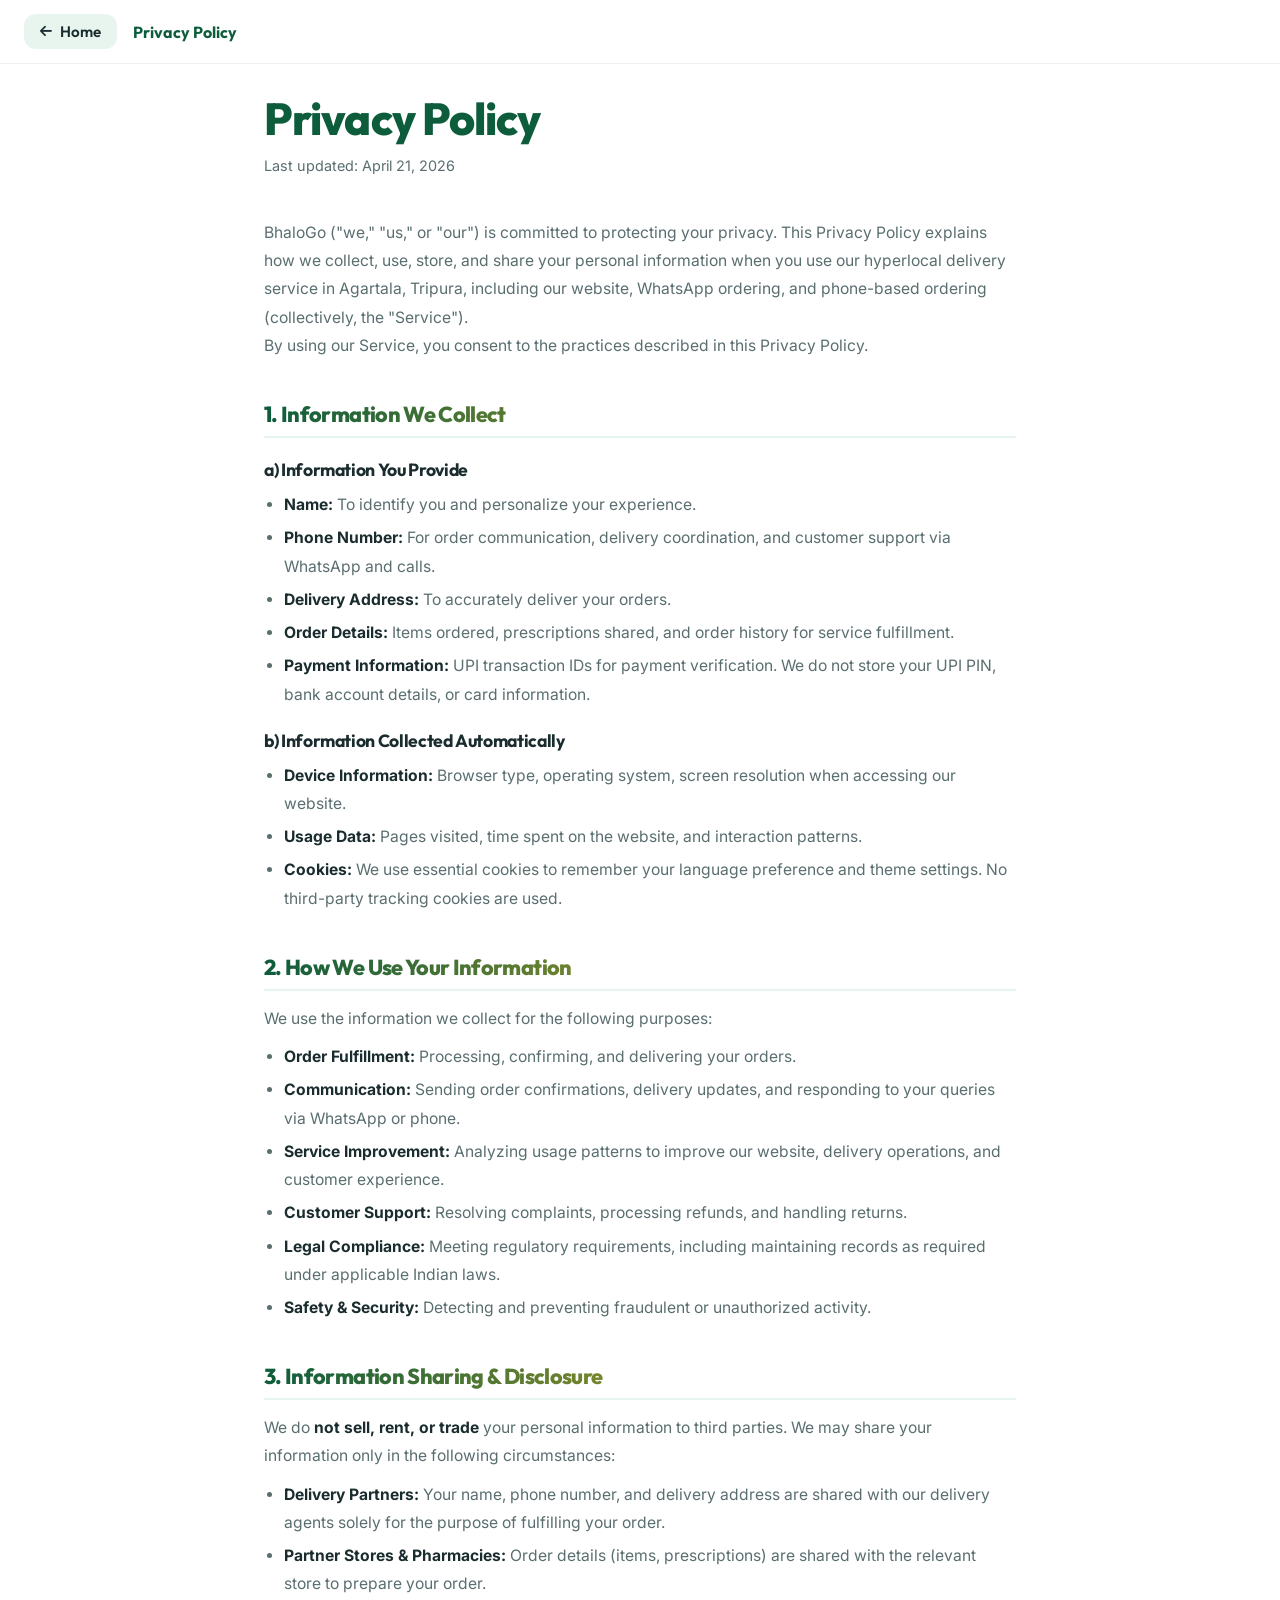
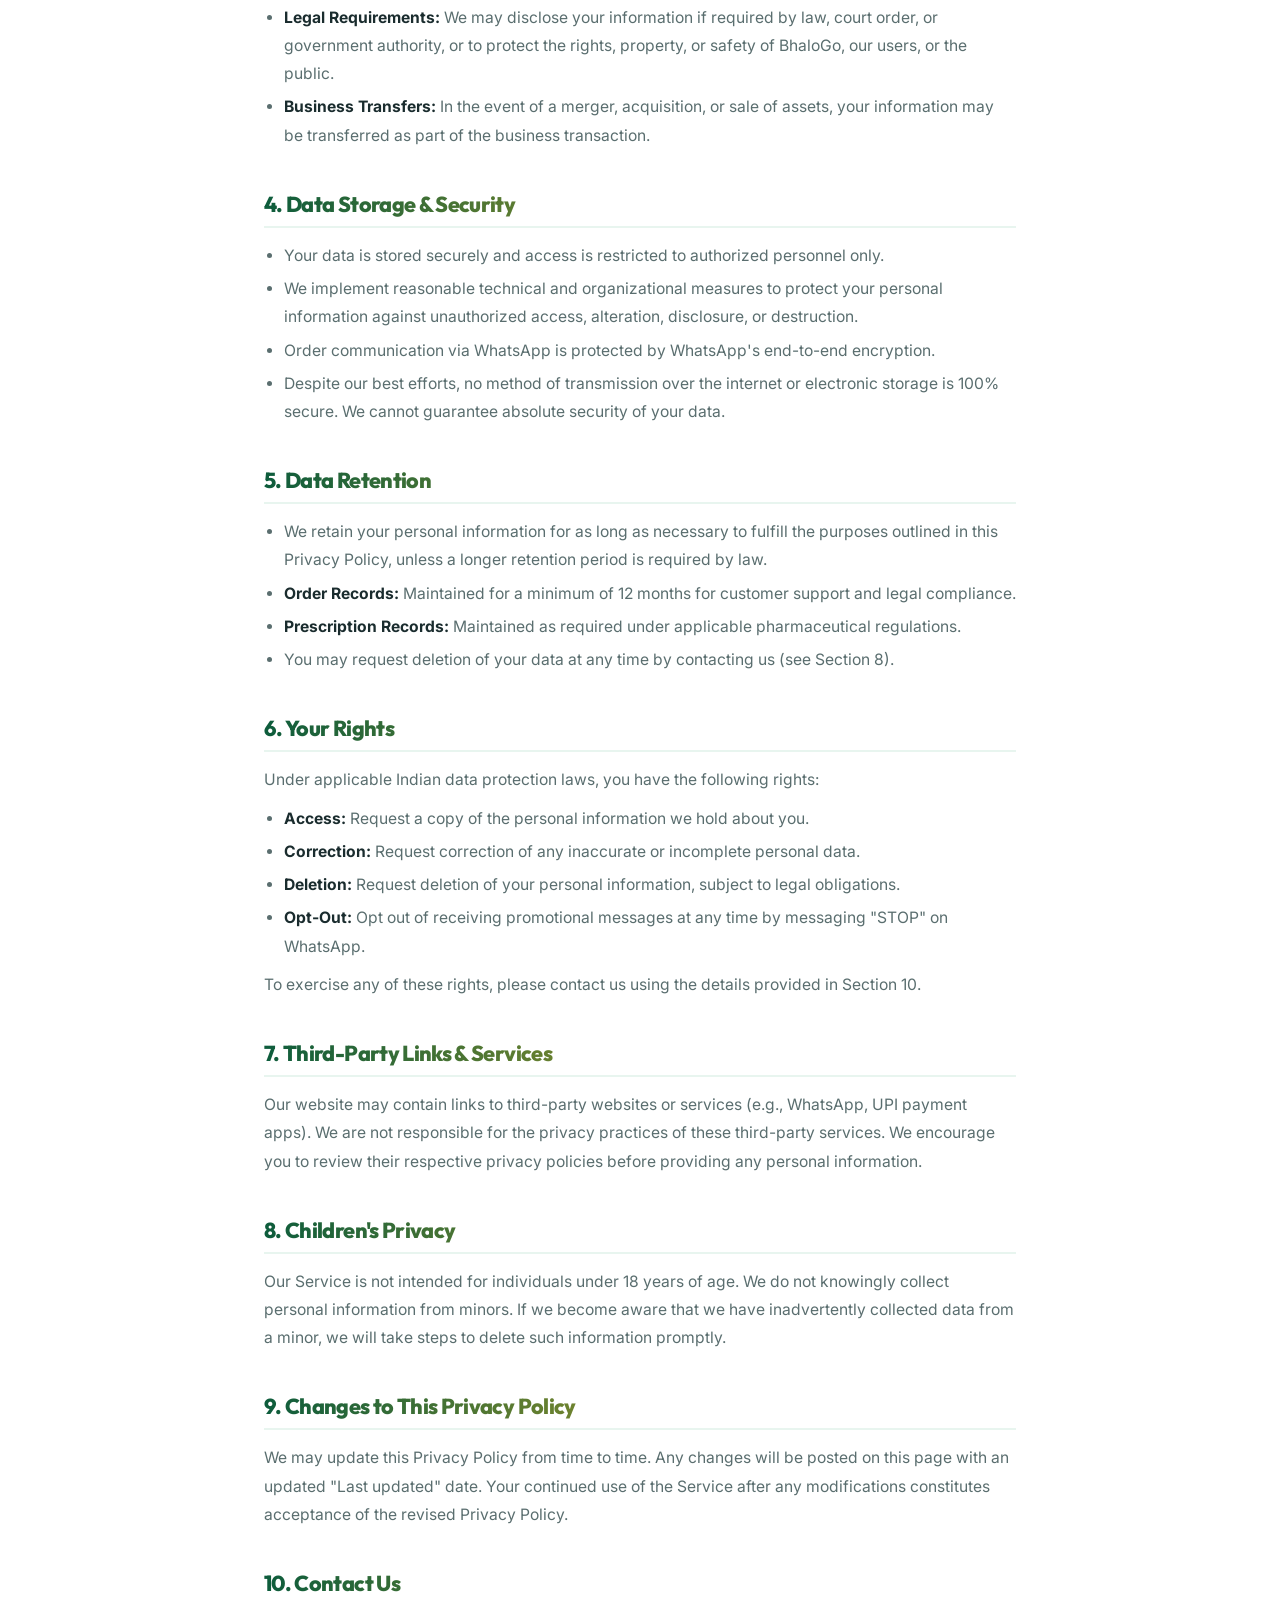
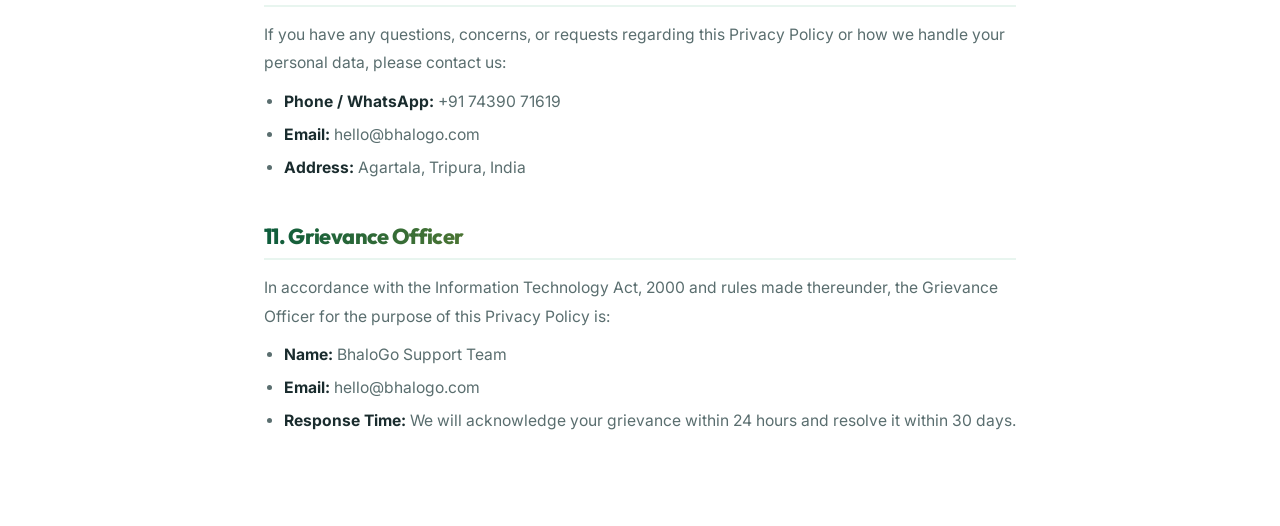
<file: privacy.html>
<!DOCTYPE html>
<html lang="en">
<head>
  <meta charset="UTF-8">
  <meta name="viewport" content="width=device-width, initial-scale=1.0">
  <title>Privacy Policy | BhaloGo</title>
  <meta name="description" content="Privacy Policy for BhaloGo delivery services in Agartala, Tripura. Learn how we handle your personal data.">
  <meta name="theme-color" content="#0D5C3C">
  <link rel="icon" href="data:image/svg+xml,<svg xmlns='http://www.w3.org/2000/svg' viewBox='0 0 100 100'><rect width='100' height='100' rx='20' fill='%230D5C3C'/><text x='50' y='70' font-size='60' font-family='sans-serif' font-weight='bold' fill='white' text-anchor='middle'>B</text></svg>">
  <link href="https://fonts.googleapis.com/css2?family=Inter:wght@300;400;500;600;700&family=Outfit:wght@400;500;600;700;800&display=swap" rel="stylesheet">
  <link rel="stylesheet" href="https://cdnjs.cloudflare.com/ajax/libs/font-awesome/6.0.0-beta3/css/all.min.css">
  <script>
    if (localStorage.getItem('theme') === 'dark' || (!localStorage.getItem('theme') && window.matchMedia('(prefers-color-scheme: dark)').matches)) {
      document.documentElement.classList.add('dark-mode');
    }
  </script>
  <link rel="stylesheet" href="assets/css/style.css">
  <style>
    /* --- Sticky Top Nav --- */
    .legal-nav {
      position: fixed; top: 0; left: 0; right: 0; z-index: 10000;
      background: var(--bg-color); border-bottom: 1px solid rgba(0,0,0,0.06);
      backdrop-filter: blur(20px); padding: 14px 24px;
      display: flex; align-items: center; gap: 16px;
    }
    html.dark-mode .legal-nav { border-bottom-color: rgba(255,255,255,0.06); }
    .legal-nav .nav-back {
      display: inline-flex; align-items: center; gap: 8px;
      color: var(--text-dark); text-decoration: none;
      font-family: 'Outfit', sans-serif; font-weight: 600; font-size: 0.95rem;
      padding: 8px 16px; border-radius: 12px; transition: all 0.3s ease;
      background: var(--primary-light);
    }
    .legal-nav .nav-back:hover { background: var(--primary); color: white; }
    .legal-nav .nav-back i { font-size: 0.85rem; }
    .legal-nav .nav-title {
      font-family: 'Outfit', sans-serif; font-weight: 700; font-size: 1rem;
      color: var(--primary);
    }

    /* --- Page Content --- */
    .legal-page { max-width: 800px; margin: 0 auto; padding: 90px 24px 80px; }
    .legal-page h1 { font-family: 'Outfit', sans-serif; font-size: clamp(2rem, 5vw, 2.8rem); color: var(--primary); margin-bottom: 6px; text-align: left; }
    .legal-page .last-updated { color: var(--text-gray); font-size: 0.9rem; margin-bottom: 40px; font-family: 'Inter', sans-serif; }
    .legal-page h2 { font-size: 1.35rem; color: var(--primary); margin: 40px 0 14px; text-align: left; border-bottom: 2px solid var(--primary-light); padding-bottom: 8px; font-family: 'Outfit', sans-serif; }
    .legal-page h3 { font-size: 1.1rem; color: var(--text-dark); margin: 20px 0 8px; font-family: 'Outfit', sans-serif; font-weight: 700; }
    .legal-page p, .legal-page li { font-size: 0.98rem; line-height: 1.8; color: var(--text-gray); font-family: 'Inter', sans-serif; }
    .legal-page ul { padding-left: 20px; margin: 10px 0; }
    .legal-page li { margin-bottom: 5px; }
    .legal-page a { color: var(--primary); text-decoration: underline; }
    .legal-page strong { color: var(--text-dark); }

    @media (max-width: 768px) {
      .legal-page { padding: 80px 16px 60px; }
      .legal-page h1 { font-size: 1.6rem; }
      .legal-page h2 { font-size: 1.15rem; margin: 32px 0 10px; }
      .legal-page h3 { font-size: 1rem; }
      .legal-page p, .legal-page li { font-size: 0.9rem; line-height: 1.7; }
      .legal-nav { padding: 10px 16px; }
      .legal-nav .nav-title { font-size: 0.85rem; }
    }
  </style>
</head>
<body>

<nav class="legal-nav">
  <a href="index.html" class="nav-back"><i class="fas fa-arrow-left"></i> Home</a>
  <span class="nav-title">Privacy Policy</span>
</nav>

<div class="legal-page">
  <h1>Privacy Policy</h1>
  <p class="last-updated">Last updated: April 21, 2026</p>

  <p>BhaloGo ("we," "us," or "our") is committed to protecting your privacy. This Privacy Policy explains how we collect, use, store, and share your personal information when you use our hyperlocal delivery service in Agartala, Tripura, including our website, WhatsApp ordering, and phone-based ordering (collectively, the "Service").</p>
  <p>By using our Service, you consent to the practices described in this Privacy Policy.</p>

  <h2>1. Information We Collect</h2>
  
  <h3>a) Information You Provide</h3>
  <ul>
    <li><strong>Name:</strong> To identify you and personalize your experience.</li>
    <li><strong>Phone Number:</strong> For order communication, delivery coordination, and customer support via WhatsApp and calls.</li>
    <li><strong>Delivery Address:</strong> To accurately deliver your orders.</li>
    <li><strong>Order Details:</strong> Items ordered, prescriptions shared, and order history for service fulfillment.</li>
    <li><strong>Payment Information:</strong> UPI transaction IDs for payment verification. We do not store your UPI PIN, bank account details, or card information.</li>
  </ul>

  <h3>b) Information Collected Automatically</h3>
  <ul>
    <li><strong>Device Information:</strong> Browser type, operating system, screen resolution when accessing our website.</li>
    <li><strong>Usage Data:</strong> Pages visited, time spent on the website, and interaction patterns.</li>
    <li><strong>Cookies:</strong> We use essential cookies to remember your language preference and theme settings. No third-party tracking cookies are used.</li>
  </ul>

  <h2>2. How We Use Your Information</h2>
  <p>We use the information we collect for the following purposes:</p>
  <ul>
    <li><strong>Order Fulfillment:</strong> Processing, confirming, and delivering your orders.</li>
    <li><strong>Communication:</strong> Sending order confirmations, delivery updates, and responding to your queries via WhatsApp or phone.</li>
    <li><strong>Service Improvement:</strong> Analyzing usage patterns to improve our website, delivery operations, and customer experience.</li>
    <li><strong>Customer Support:</strong> Resolving complaints, processing refunds, and handling returns.</li>
    <li><strong>Legal Compliance:</strong> Meeting regulatory requirements, including maintaining records as required under applicable Indian laws.</li>
    <li><strong>Safety & Security:</strong> Detecting and preventing fraudulent or unauthorized activity.</li>
  </ul>

  <h2>3. Information Sharing & Disclosure</h2>
  <p>We do <strong>not sell, rent, or trade</strong> your personal information to third parties. We may share your information only in the following circumstances:</p>
  <ul>
    <li><strong>Delivery Partners:</strong> Your name, phone number, and delivery address are shared with our delivery agents solely for the purpose of fulfilling your order.</li>
    <li><strong>Partner Stores & Pharmacies:</strong> Order details (items, prescriptions) are shared with the relevant store to prepare your order.</li>
    <li><strong>Legal Requirements:</strong> We may disclose your information if required by law, court order, or government authority, or to protect the rights, property, or safety of BhaloGo, our users, or the public.</li>
    <li><strong>Business Transfers:</strong> In the event of a merger, acquisition, or sale of assets, your information may be transferred as part of the business transaction.</li>
  </ul>

  <h2>4. Data Storage & Security</h2>
  <ul>
    <li>Your data is stored securely and access is restricted to authorized personnel only.</li>
    <li>We implement reasonable technical and organizational measures to protect your personal information against unauthorized access, alteration, disclosure, or destruction.</li>
    <li>Order communication via WhatsApp is protected by WhatsApp's end-to-end encryption.</li>
    <li>Despite our best efforts, no method of transmission over the internet or electronic storage is 100% secure. We cannot guarantee absolute security of your data.</li>
  </ul>

  <h2>5. Data Retention</h2>
  <ul>
    <li>We retain your personal information for as long as necessary to fulfill the purposes outlined in this Privacy Policy, unless a longer retention period is required by law.</li>
    <li><strong>Order Records:</strong> Maintained for a minimum of 12 months for customer support and legal compliance.</li>
    <li><strong>Prescription Records:</strong> Maintained as required under applicable pharmaceutical regulations.</li>
    <li>You may request deletion of your data at any time by contacting us (see Section 8).</li>
  </ul>

  <h2>6. Your Rights</h2>
  <p>Under applicable Indian data protection laws, you have the following rights:</p>
  <ul>
    <li><strong>Access:</strong> Request a copy of the personal information we hold about you.</li>
    <li><strong>Correction:</strong> Request correction of any inaccurate or incomplete personal data.</li>
    <li><strong>Deletion:</strong> Request deletion of your personal information, subject to legal obligations.</li>
    <li><strong>Opt-Out:</strong> Opt out of receiving promotional messages at any time by messaging "STOP" on WhatsApp.</li>
  </ul>
  <p>To exercise any of these rights, please contact us using the details provided in Section 10.</p>

  <h2>7. Third-Party Links & Services</h2>
  <p>Our website may contain links to third-party websites or services (e.g., WhatsApp, UPI payment apps). We are not responsible for the privacy practices of these third-party services. We encourage you to review their respective privacy policies before providing any personal information.</p>

  <h2>8. Children's Privacy</h2>
  <p>Our Service is not intended for individuals under 18 years of age. We do not knowingly collect personal information from minors. If we become aware that we have inadvertently collected data from a minor, we will take steps to delete such information promptly.</p>

  <h2>9. Changes to This Privacy Policy</h2>
  <p>We may update this Privacy Policy from time to time. Any changes will be posted on this page with an updated "Last updated" date. Your continued use of the Service after any modifications constitutes acceptance of the revised Privacy Policy.</p>

  <h2>10. Contact Us</h2>
  <p>If you have any questions, concerns, or requests regarding this Privacy Policy or how we handle your personal data, please contact us:</p>
  <ul>
    <li><strong>Phone / WhatsApp:</strong> +91 74390 71619</li>
    <li><strong>Email:</strong> hello@bhalogo.com</li>
    <li><strong>Address:</strong> Agartala, Tripura, India</li>
  </ul>

  <h2>11. Grievance Officer</h2>
  <p>In accordance with the Information Technology Act, 2000 and rules made thereunder, the Grievance Officer for the purpose of this Privacy Policy is:</p>
  <ul>
    <li><strong>Name:</strong> BhaloGo Support Team</li>
    <li><strong>Email:</strong> hello@bhalogo.com</li>
    <li><strong>Response Time:</strong> We will acknowledge your grievance within 24 hours and resolve it within 30 days.</li>
  </ul>
</div>

</body>
</html>
</file>
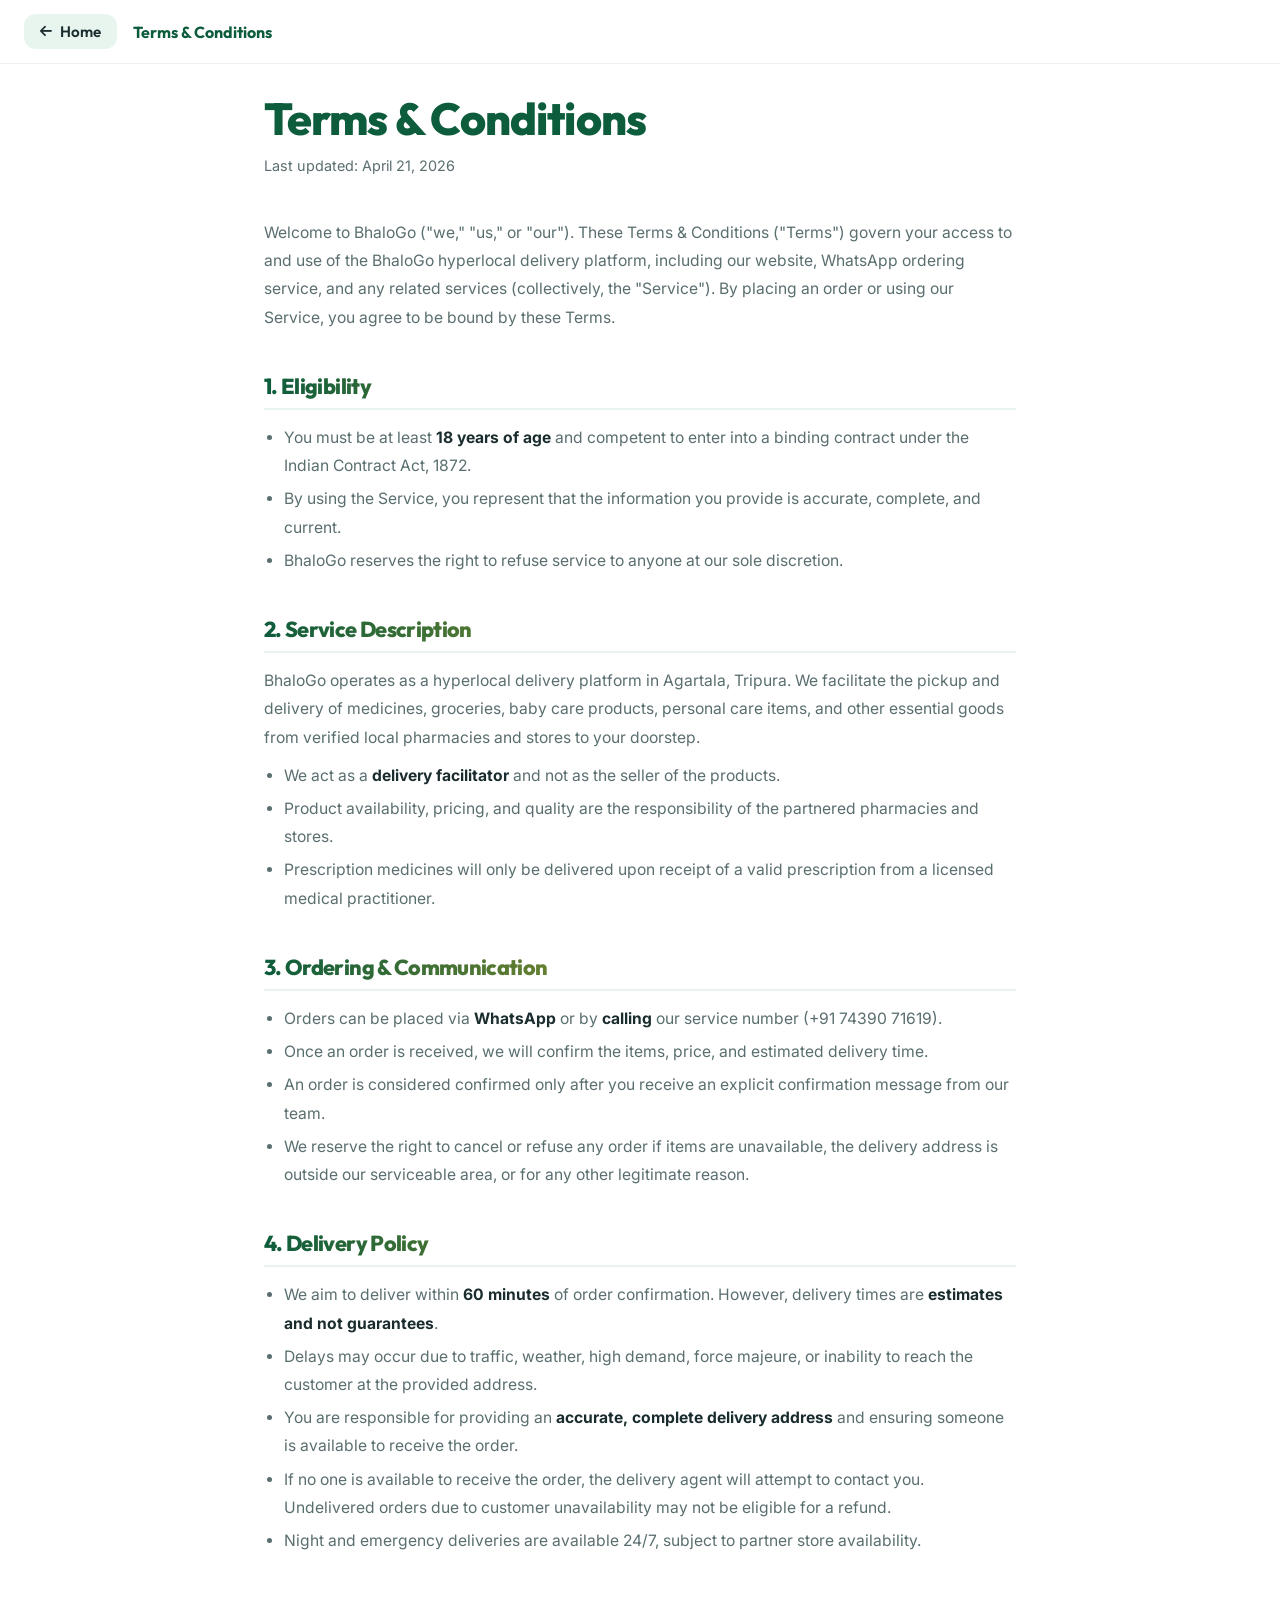
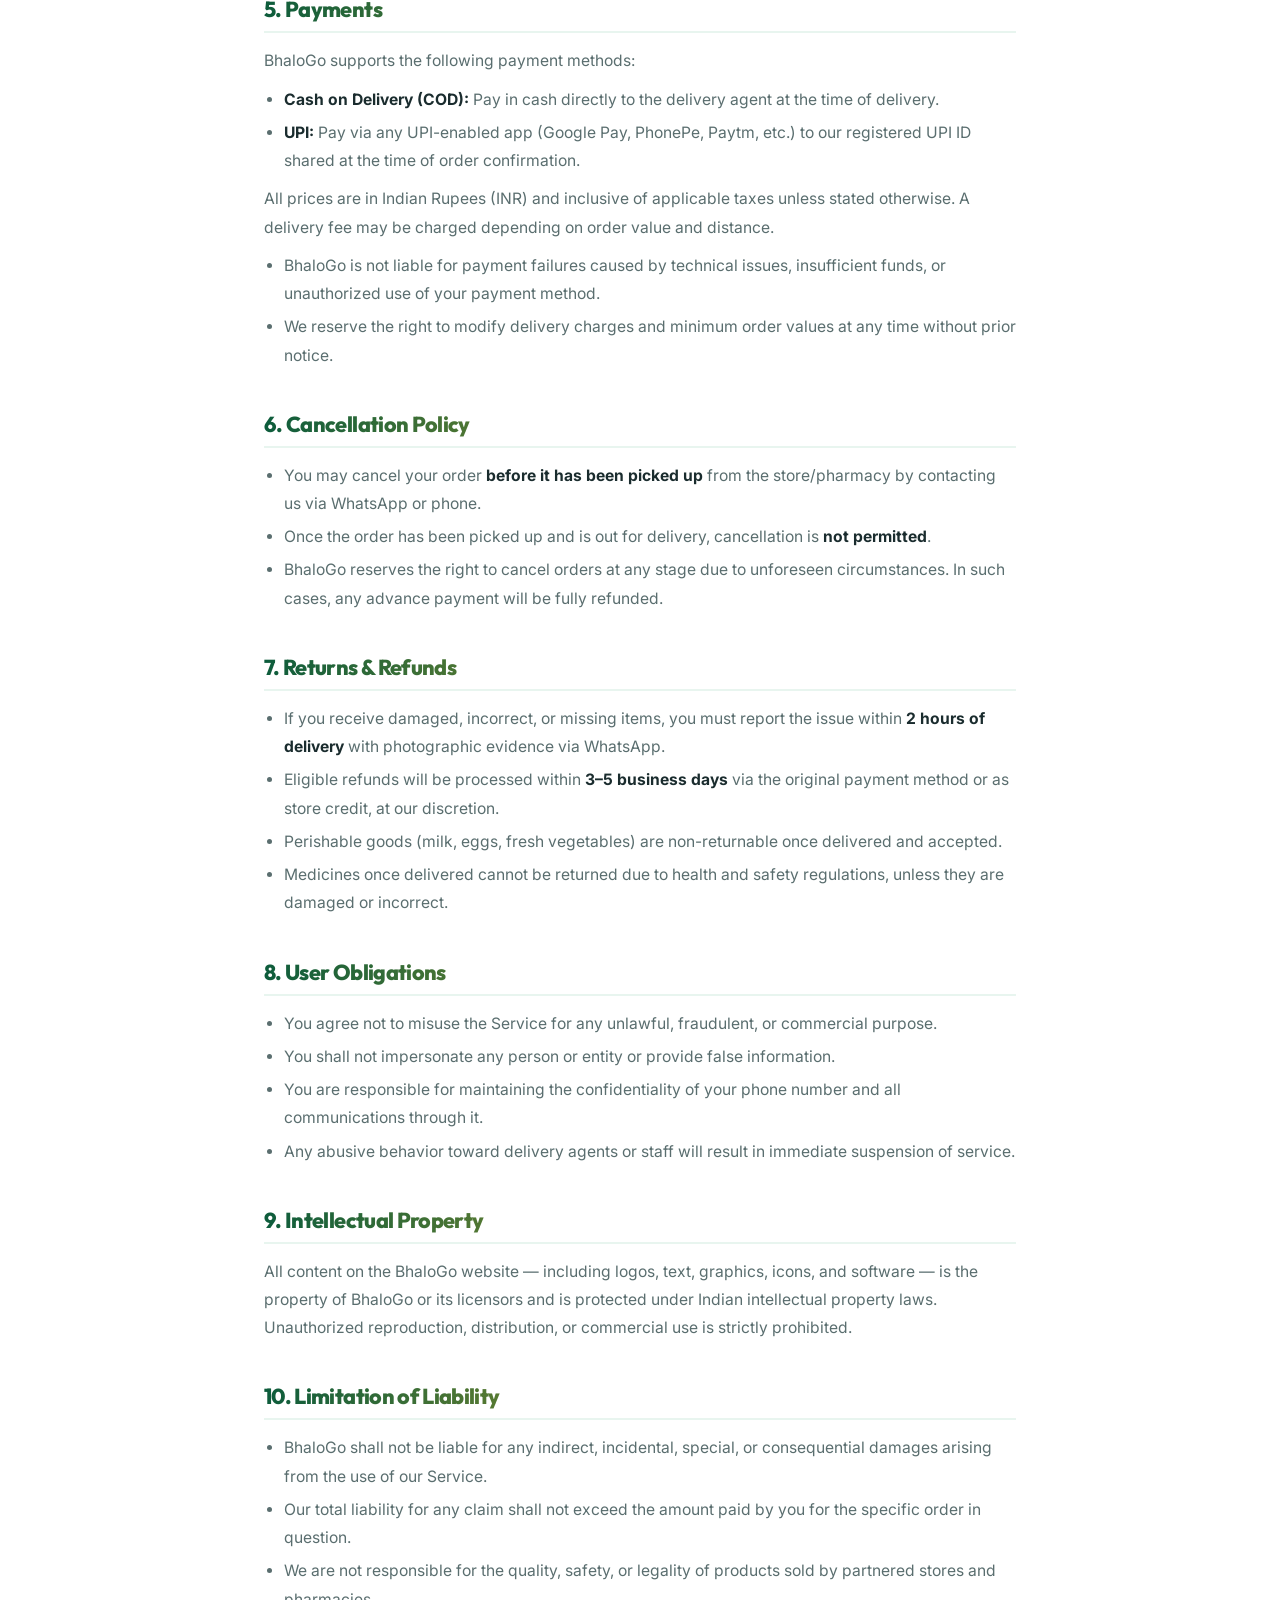
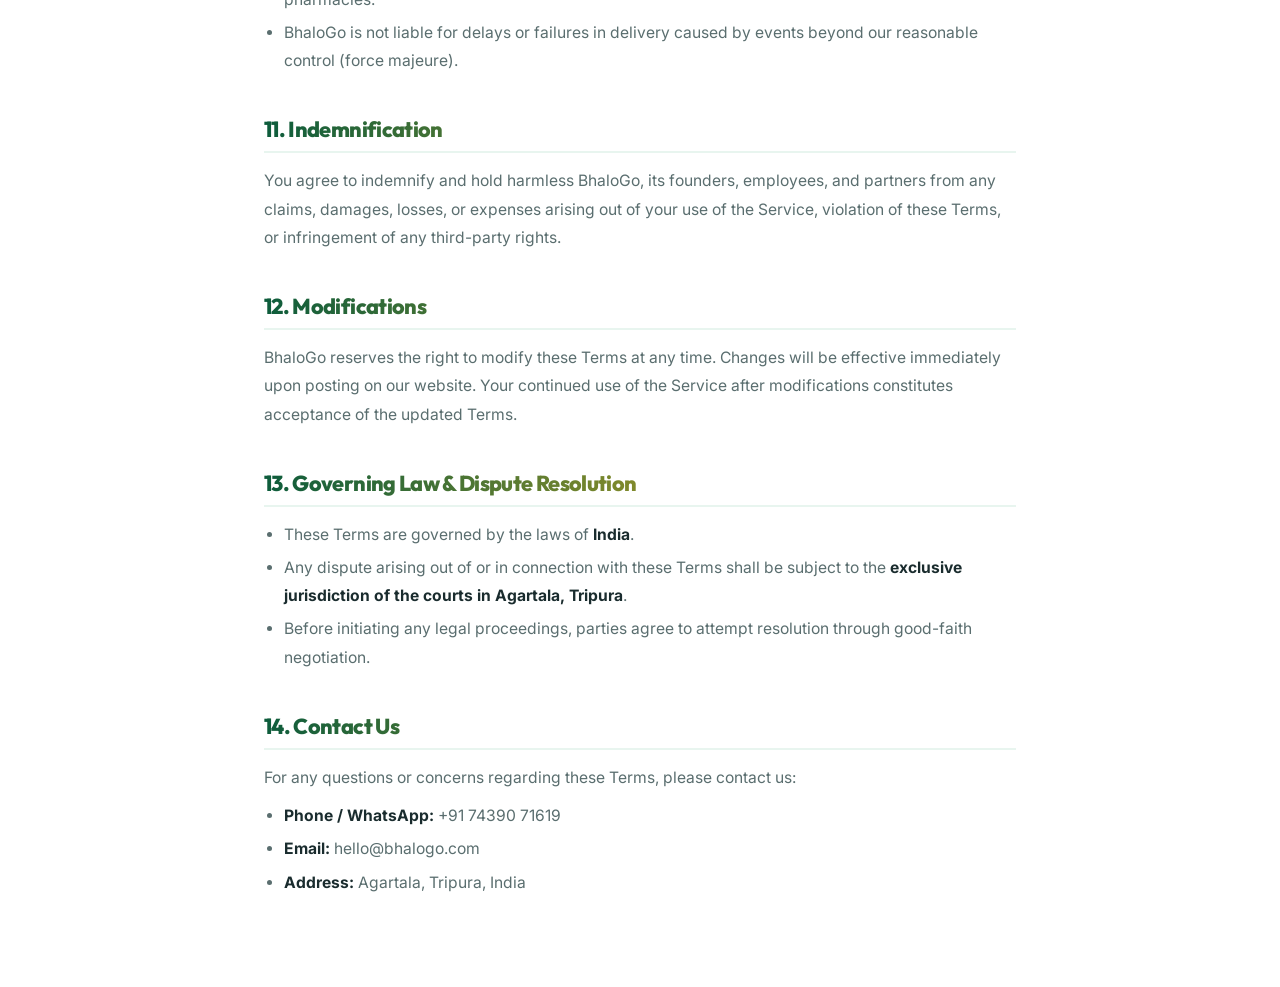
<file: terms.html>
<!DOCTYPE html>
<html lang="en">
<head>
  <meta charset="UTF-8">
  <meta name="viewport" content="width=device-width, initial-scale=1.0">
  <title>Terms & Conditions | BhaloGo</title>
  <meta name="description" content="Terms and Conditions for using BhaloGo delivery services in Agartala, Tripura.">
  <meta name="theme-color" content="#0D5C3C">
  <link rel="icon" href="data:image/svg+xml,<svg xmlns='http://www.w3.org/2000/svg' viewBox='0 0 100 100'><rect width='100' height='100' rx='20' fill='%230D5C3C'/><text x='50' y='70' font-size='60' font-family='sans-serif' font-weight='bold' fill='white' text-anchor='middle'>B</text></svg>">
  <link href="https://fonts.googleapis.com/css2?family=Inter:wght@300;400;500;600;700&family=Outfit:wght@400;500;600;700;800&display=swap" rel="stylesheet">
  <link rel="stylesheet" href="https://cdnjs.cloudflare.com/ajax/libs/font-awesome/6.0.0-beta3/css/all.min.css">
  <script>
    if (localStorage.getItem('theme') === 'dark' || (!localStorage.getItem('theme') && window.matchMedia('(prefers-color-scheme: dark)').matches)) {
      document.documentElement.classList.add('dark-mode');
    }
  </script>
  <link rel="stylesheet" href="assets/css/style.css">
  <style>
    /* --- Sticky Top Nav --- */
    .legal-nav {
      position: fixed; top: 0; left: 0; right: 0; z-index: 10000;
      background: var(--bg-color); border-bottom: 1px solid rgba(0,0,0,0.06);
      backdrop-filter: blur(20px); padding: 14px 24px;
      display: flex; align-items: center; gap: 16px;
    }
    html.dark-mode .legal-nav { border-bottom-color: rgba(255,255,255,0.06); }
    .legal-nav .nav-back {
      display: inline-flex; align-items: center; gap: 8px;
      color: var(--text-dark); text-decoration: none;
      font-family: 'Outfit', sans-serif; font-weight: 600; font-size: 0.95rem;
      padding: 8px 16px; border-radius: 12px; transition: all 0.3s ease;
      background: var(--primary-light);
    }
    .legal-nav .nav-back:hover { background: var(--primary); color: white; }
    .legal-nav .nav-back i { font-size: 0.85rem; }
    .legal-nav .nav-title {
      font-family: 'Outfit', sans-serif; font-weight: 700; font-size: 1rem;
      color: var(--primary);
    }

    /* --- Page Content --- */
    .legal-page { max-width: 800px; margin: 0 auto; padding: 90px 24px 80px; }
    .legal-page h1 { font-family: 'Outfit', sans-serif; font-size: clamp(2rem, 5vw, 2.8rem); color: var(--primary); margin-bottom: 6px; text-align: left; }
    .legal-page .last-updated { color: var(--text-gray); font-size: 0.9rem; margin-bottom: 40px; font-family: 'Inter', sans-serif; }
    .legal-page h2 { font-size: 1.35rem; color: var(--primary); margin: 40px 0 14px; text-align: left; border-bottom: 2px solid var(--primary-light); padding-bottom: 8px; font-family: 'Outfit', sans-serif; }
    .legal-page p, .legal-page li { font-size: 0.98rem; line-height: 1.8; color: var(--text-gray); font-family: 'Inter', sans-serif; }
    .legal-page ul { padding-left: 20px; margin: 10px 0; }
    .legal-page li { margin-bottom: 5px; }
    .legal-page a { color: var(--primary); text-decoration: underline; }
    .legal-page strong { color: var(--text-dark); }

    @media (max-width: 768px) {
      .legal-page { padding: 80px 16px 60px; }
      .legal-page h1 { font-size: 1.6rem; }
      .legal-page h2 { font-size: 1.15rem; margin: 32px 0 10px; }
      .legal-page p, .legal-page li { font-size: 0.9rem; line-height: 1.7; }
      .legal-nav { padding: 10px 16px; }
      .legal-nav .nav-title { font-size: 0.85rem; }
    }
  </style>
</head>
<body>

<nav class="legal-nav">
  <a href="index.html" class="nav-back"><i class="fas fa-arrow-left"></i> Home</a>
  <span class="nav-title">Terms & Conditions</span>
</nav>

<div class="legal-page">
  <h1>Terms & Conditions</h1>
  <p class="last-updated">Last updated: April 21, 2026</p>

  <p>Welcome to BhaloGo ("we," "us," or "our"). These Terms & Conditions ("Terms") govern your access to and use of the BhaloGo hyperlocal delivery platform, including our website, WhatsApp ordering service, and any related services (collectively, the "Service"). By placing an order or using our Service, you agree to be bound by these Terms.</p>

  <h2>1. Eligibility</h2>
  <ul>
    <li>You must be at least <strong>18 years of age</strong> and competent to enter into a binding contract under the Indian Contract Act, 1872.</li>
    <li>By using the Service, you represent that the information you provide is accurate, complete, and current.</li>
    <li>BhaloGo reserves the right to refuse service to anyone at our sole discretion.</li>
  </ul>

  <h2>2. Service Description</h2>
  <p>BhaloGo operates as a hyperlocal delivery platform in Agartala, Tripura. We facilitate the pickup and delivery of medicines, groceries, baby care products, personal care items, and other essential goods from verified local pharmacies and stores to your doorstep.</p>
  <ul>
    <li>We act as a <strong>delivery facilitator</strong> and not as the seller of the products.</li>
    <li>Product availability, pricing, and quality are the responsibility of the partnered pharmacies and stores.</li>
    <li>Prescription medicines will only be delivered upon receipt of a valid prescription from a licensed medical practitioner.</li>
  </ul>

  <h2>3. Ordering & Communication</h2>
  <ul>
    <li>Orders can be placed via <strong>WhatsApp</strong> or by <strong>calling</strong> our service number (+91 74390 71619).</li>
    <li>Once an order is received, we will confirm the items, price, and estimated delivery time.</li>
    <li>An order is considered confirmed only after you receive an explicit confirmation message from our team.</li>
    <li>We reserve the right to cancel or refuse any order if items are unavailable, the delivery address is outside our serviceable area, or for any other legitimate reason.</li>
  </ul>

  <h2>4. Delivery Policy</h2>
  <ul>
    <li>We aim to deliver within <strong>60 minutes</strong> of order confirmation. However, delivery times are <strong>estimates and not guarantees</strong>.</li>
    <li>Delays may occur due to traffic, weather, high demand, force majeure, or inability to reach the customer at the provided address.</li>
    <li>You are responsible for providing an <strong>accurate, complete delivery address</strong> and ensuring someone is available to receive the order.</li>
    <li>If no one is available to receive the order, the delivery agent will attempt to contact you. Undelivered orders due to customer unavailability may not be eligible for a refund.</li>
    <li>Night and emergency deliveries are available 24/7, subject to partner store availability.</li>
  </ul>

  <h2>5. Payments</h2>
  <p>BhaloGo supports the following payment methods:</p>
  <ul>
    <li><strong>Cash on Delivery (COD):</strong> Pay in cash directly to the delivery agent at the time of delivery.</li>
    <li><strong>UPI:</strong> Pay via any UPI-enabled app (Google Pay, PhonePe, Paytm, etc.) to our registered UPI ID shared at the time of order confirmation.</li>
  </ul>
  <p>All prices are in Indian Rupees (INR) and inclusive of applicable taxes unless stated otherwise. A delivery fee may be charged depending on order value and distance.</p>
  <ul>
    <li>BhaloGo is not liable for payment failures caused by technical issues, insufficient funds, or unauthorized use of your payment method.</li>
    <li>We reserve the right to modify delivery charges and minimum order values at any time without prior notice.</li>
  </ul>

  <h2>6. Cancellation Policy</h2>
  <ul>
    <li>You may cancel your order <strong>before it has been picked up</strong> from the store/pharmacy by contacting us via WhatsApp or phone.</li>
    <li>Once the order has been picked up and is out for delivery, cancellation is <strong>not permitted</strong>.</li>
    <li>BhaloGo reserves the right to cancel orders at any stage due to unforeseen circumstances. In such cases, any advance payment will be fully refunded.</li>
  </ul>

  <h2>7. Returns & Refunds</h2>
  <ul>
    <li>If you receive damaged, incorrect, or missing items, you must report the issue within <strong>2 hours of delivery</strong> with photographic evidence via WhatsApp.</li>
    <li>Eligible refunds will be processed within <strong>3–5 business days</strong> via the original payment method or as store credit, at our discretion.</li>
    <li>Perishable goods (milk, eggs, fresh vegetables) are non-returnable once delivered and accepted.</li>
    <li>Medicines once delivered cannot be returned due to health and safety regulations, unless they are damaged or incorrect.</li>
  </ul>

  <h2>8. User Obligations</h2>
  <ul>
    <li>You agree not to misuse the Service for any unlawful, fraudulent, or commercial purpose.</li>
    <li>You shall not impersonate any person or entity or provide false information.</li>
    <li>You are responsible for maintaining the confidentiality of your phone number and all communications through it.</li>
    <li>Any abusive behavior toward delivery agents or staff will result in immediate suspension of service.</li>
  </ul>

  <h2>9. Intellectual Property</h2>
  <p>All content on the BhaloGo website — including logos, text, graphics, icons, and software — is the property of BhaloGo or its licensors and is protected under Indian intellectual property laws. Unauthorized reproduction, distribution, or commercial use is strictly prohibited.</p>

  <h2>10. Limitation of Liability</h2>
  <ul>
    <li>BhaloGo shall not be liable for any indirect, incidental, special, or consequential damages arising from the use of our Service.</li>
    <li>Our total liability for any claim shall not exceed the amount paid by you for the specific order in question.</li>
    <li>We are not responsible for the quality, safety, or legality of products sold by partnered stores and pharmacies.</li>
    <li>BhaloGo is not liable for delays or failures in delivery caused by events beyond our reasonable control (force majeure).</li>
  </ul>

  <h2>11. Indemnification</h2>
  <p>You agree to indemnify and hold harmless BhaloGo, its founders, employees, and partners from any claims, damages, losses, or expenses arising out of your use of the Service, violation of these Terms, or infringement of any third-party rights.</p>

  <h2>12. Modifications</h2>
  <p>BhaloGo reserves the right to modify these Terms at any time. Changes will be effective immediately upon posting on our website. Your continued use of the Service after modifications constitutes acceptance of the updated Terms.</p>

  <h2>13. Governing Law & Dispute Resolution</h2>
  <ul>
    <li>These Terms are governed by the laws of <strong>India</strong>.</li>
    <li>Any dispute arising out of or in connection with these Terms shall be subject to the <strong>exclusive jurisdiction of the courts in Agartala, Tripura</strong>.</li>
    <li>Before initiating any legal proceedings, parties agree to attempt resolution through good-faith negotiation.</li>
  </ul>

  <h2>14. Contact Us</h2>
  <p>For any questions or concerns regarding these Terms, please contact us:</p>
  <ul>
    <li><strong>Phone / WhatsApp:</strong> +91 74390 71619</li>
    <li><strong>Email:</strong> hello@bhalogo.com</li>
    <li><strong>Address:</strong> Agartala, Tripura, India</li>
  </ul>
</div>

</body>
</html>
</file>
<file: assets/css/style.css>
@import url('https://fonts.googleapis.com/css2?family=Playfair+Display:ital,wght@0,700;0,800;0,900;1,700&family=Plus+Jakarta+Sans:wght@300;400;500;600;700;800&family=Outfit:wght@400;500;600;700;800&family=DM+Sans:wght@400;500;600;700&display=swap');

* {
  margin: 0;
  padding: 0;
  box-sizing: border-box;
}

body {
  font-family: 'Plus Jakarta Sans', sans-serif;
  background: var(--bg-color);
  color: var(--text-dark);
  overflow-x: hidden;
  scroll-behavior: smooth;
  transition: background 0.4s ease, color 0.4s ease;
  -webkit-font-smoothing: antialiased;
  -moz-osx-font-smoothing: grayscale;
}

:root {
  --primary: #0D5C3C;
  --primary-dark: #09452C;
  --primary-light: #E8F5EF;
  --accent: #F5B81B;
  --accent-dark: #E0A80F;
  --gray-bg: #F9FBF9;
  
  --text-dark: #1A2C2E;
  --text-gray: #5A6E6F;
  
  --bg-color: #ffffff;
  --card-bg: #ffffff;
  --footer-bg: #0C2E24;
  --footer-text: #CDE3DC;
  
  --shadow-sm: 0 8px 20px rgba(0,0,0,0.04);
  --shadow-md: 0 20px 35px -12px rgba(0,0,0,0.08);
  --shadow-lg: 0 30px 50px -15px rgba(0,0,0,0.12);
  --shadow-glow: 0 0 20px rgba(245,184,27,0.4);
  
  --form-bg: #ffffff;
  --form-border: #dddddd;
  --form-input-bg: #ffffff;
}

html.dark-mode {
  --primary: #128154;
  --primary-dark: #0D5C3C;
  --primary-light: #0B2C1E;
  --accent: #F5B81B;
  --accent-dark: #E0A80F;
  --gray-bg: #121212;
  
  --text-dark: #E8F5EF;
  --text-gray: #A0B2B3;
  
  --bg-color: #080808;
  --card-bg: #141414;
  --footer-bg: #040d0a;
  --footer-text: #A0B2B3;
  
  --shadow-sm: 0 8px 20px rgba(0,0,0,0.4);
  --shadow-md: 0 20px 35px -12px rgba(0,0,0,0.6);
  --shadow-lg: 0 30px 50px -15px rgba(0,0,0,0.8);
  
  --form-bg: #141414;
  --form-border: #333333;
  --form-input-bg: #1a1a1a;
}

/* Custom Cursor */
.cursor-dot, .cursor-ring {
  position: fixed;
  top: 0; left: 0;
  transform: translate(-50%, -50%);
  border-radius: 50%;
  pointer-events: none;
  z-index: 100000;
}
.cursor-dot {
  width: 8px; height: 8px;
  background: var(--accent);
  transition: opacity 0.2s;
}
.cursor-ring {
  width: 40px; height: 40px;
  border: 2px solid var(--accent);
  transition: width 0.3s, height 0.3s, background 0.3s, border-color 0.3s;
}
body.cursor-hover .cursor-ring {
  width: 60px; height: 60px;
  background: rgba(245,184,27,0.1);
  border-color: var(--primary);
}

.container { max-width: 1200px; margin: 0 auto; padding: 0 24px; }
section { padding: 80px 0; position: relative; }

h1, h2, h3, .logo-font {
  font-family: 'Outfit', sans-serif;
  font-weight: 800;
  letter-spacing: -0.02em;
}

h2 {
  font-size: clamp(1.8rem, 4vw, 2.6rem);
  text-align: center;
  margin-bottom: 16px;
  color: var(--primary);
  letter-spacing: -0.03em;
  background: linear-gradient(90deg, var(--primary), var(--accent), var(--primary));
  background-size: 200% auto;
  -webkit-background-clip: text;
  -webkit-text-fill-color: transparent;
  background-clip: text;
  animation: textShimmer 4s linear infinite;
}
@keyframes textShimmer {
  0% { background-position: 0% center; }
  100% { background-position: 200% center; }
}

.section-subhead {
  text-align: center;
  color: var(--text-gray);
  font-size: clamp(0.95rem, 1.5vw, 1.1rem);
  margin-bottom: 48px;
  max-width: 600px;
  margin-left: auto;
  margin-right: auto;
  font-family: 'DM Sans', sans-serif;
  font-weight: 400;
}

/* Premium Neon Logo */
.logo-neon {
  display: flex;
  align-items: center;
  gap: 8px;
  flex-wrap: wrap;
  font-family: 'Outfit', sans-serif;
  text-decoration: none;
}
.logo-neon .b-letter {
  background: linear-gradient(135deg, var(--primary), var(--primary-dark));
  font-size: 2.5rem;
  font-weight: 800;
  width: 56px;
  height: 56px;
  display: inline-flex;
  align-items: center;
  justify-content: center;
  color: white;
  border-radius: 16px;
  box-shadow: 0 8px 20px rgba(13,92,60,0.3);
  transition: all 0.4s cubic-bezier(0.175, 0.885, 0.32, 1.275);
}
.logo-neon:hover .b-letter { transform: rotate(-10deg) scale(1.1); }
.logo-neon .rest {
  font-size: 2.2rem;
  font-weight: 800;
  color: var(--primary);
  letter-spacing: -0.5px;
}
.logo-neon .accent {
  color: var(--accent);
  text-shadow: 0 0 2px var(--accent), 0 0 8px rgba(245,184,27,0.5);
  animation: neonPulse 2s ease-in-out infinite;
  display: inline-block;
}
.logo-neon .location-tag {
  background: rgba(245,184,27,0.15);
  padding: 8px 20px;
  border-radius: 40px;
  font-size: 1rem;
  font-weight: 700;
  margin-left: 10px;
  color: var(--primary);
  backdrop-filter: blur(4px);
  border: 1px solid rgba(245,184,27,0.3);
  letter-spacing: 1px;
  text-transform: uppercase;
}
@keyframes neonPulse {
  0%, 100% { text-shadow: 0 0 2px var(--accent), 0 0 8px rgba(245,184,27,0.4); }
  50% { text-shadow: 0 0 8px var(--accent), 0 0 20px rgba(245,184,27,0.8); }
}
.hero .logo-neon .b-letter { background: white; color: #0D5C3C; box-shadow: 0 8px 24px rgba(0,0,0,0.2); }
.hero .logo-neon .rest { color: white; }
.hero .logo-neon .accent { color: var(--accent); }
.hero .logo-neon .location-tag { background: rgba(255,255,255,0.2); color: white; border-color: rgba(255,255,255,0.4); }

/* Premium Buttons */
.btn {
  display: inline-flex;
  align-items: center;
  justify-content: center;
  gap: 10px;
  padding: 14px 32px;
  border-radius: 60px;
  font-family: 'Plus Jakarta Sans', sans-serif;
  font-weight: 600;
  font-size: 0.95rem;
  transition: all 0.4s cubic-bezier(0.175, 0.885, 0.32, 1.275);
  border: none;
  text-decoration: none;
  position: relative;
  overflow: hidden;
  letter-spacing: 0.2px;
}
.btn::before {
  content: '';
  position: absolute;
  top: 0; left: 0; width: 100%; height: 100%;
  background: linear-gradient(120deg, transparent, rgba(255,255,255,0.3), transparent);
  transform: translateX(-100%);
  transition: 0.6s;
}
.btn:hover::before { transform: translateX(100%); }

.btn-primary {
  background: linear-gradient(135deg, var(--primary), var(--primary-dark));
  color: white;
  box-shadow: 0 10px 25px rgba(13,92,60,0.3);
}
.btn-primary:hover {
  transform: translateY(-5px);
  box-shadow: 0 15px 35px rgba(13,92,60,0.4);
}
.btn-outline {
  background: transparent;
  border: 2px solid var(--primary);
  color: var(--primary);
}
.btn-outline:hover {
  background: var(--primary-light);
  transform: translateY(-5px);
}
.hero .btn-outline { border-color: white; color: white; }
.hero .btn-outline:hover { background: rgba(255,255,255,0.1); }

.hero {
  position: relative;
  min-height: 94vh;
  display: flex;
  align-items: center;
  background: #052b1b; /* Fallback color */
  overflow: hidden;
  padding-bottom: 60px;
}
.hero-bg-video {
  position: absolute;
  top: 50%;
  left: 50%;
  min-width: 100%;
  min-height: 100%;
  width: auto;
  height: auto;
  object-fit: cover;
  transform: translate(-50%, -50%);
  z-index: 1;
  opacity: 1;
}
.hero-overlay {
  position: absolute;
  inset: 0;
  background: rgba(5,43,27,0.4); /* Much lighter overlay to see video */
  background: linear-gradient(160deg, rgba(10,74,48,0.4) 0%, rgba(5,43,27,0.6) 60%, rgba(3,26,16,0.8) 100%);
  z-index: 2;
}
.hero .container { position: relative; z-index: 10; }
.hero-grid { display: flex; flex-direction: column; gap: 48px; align-items: center; }
.hero-content { text-align: center; color: white; flex: 1; max-width: 640px; }

/* Eyebrow */
.hero-eyebrow {
  display: inline-block;
  font-size: 0.78rem;
  font-family: 'Plus Jakarta Sans', sans-serif;
  font-weight: 600;
  letter-spacing: 1.5px;
  text-transform: uppercase;
  color: var(--accent);
  margin-bottom: 20px;
  opacity: 0.9;
}

.hero h1 {
  font-size: clamp(2.4rem, 5.5vw, 4.2rem);
  line-height: 1.2;
  margin: 0 0 28px;
  color: white;
  letter-spacing: -0.02em;
  font-weight: 800;
}
.hero h1 span {
  font-family: 'Playfair Display', serif;
  font-style: italic;
  font-weight: 700;
  color: var(--accent);
  position: relative;
  display: inline;
}
.hero h1 span::after {
  content: '';
  position: absolute;
  bottom: 2px; left: 0; width: 100%; height: 4px;
  background: var(--accent);
  border-radius: 4px;
  opacity: 0.4;
  z-index: -1;
}

/* Hero Subtitle */
.hero-sub {
  font-size: clamp(0.95rem, 1.4vw, 1.1rem);
  opacity: 0.85;
  margin-bottom: 28px;
  font-family: 'DM Sans', sans-serif;
  font-weight: 400;
  max-width: 500px;
  margin-left: auto; margin-right: auto;
  line-height: 1.7;
  color: white;
}

/* Hero Animated Trust Badges */
.hero-badges {
  display: flex;
  flex-wrap: wrap;
  justify-content: center;
  gap: 10px;
  margin-top: 8px;
}
.hero-badge {
  display: inline-flex;
  align-items: center;
  gap: 8px;
  background: rgba(255,255,255,0.08);
  backdrop-filter: blur(16px);
  padding: 10px 20px;
  border-radius: 60px;
  font-size: 0.82rem;
  font-family: 'Plus Jakarta Sans', sans-serif;
  font-weight: 600;
  color: white;
  border: 1px solid rgba(255,255,255,0.12);
  letter-spacing: 0.3px;
  position: relative;
  overflow: hidden;
  opacity: 0;
  transform: translateY(16px);
  animation: badgeSlideIn 0.6s cubic-bezier(0.23, 1, 0.32, 1) forwards;
}
.hero-badge i {
  color: var(--accent);
  font-size: 0.78rem;
}
.hero-badge::after {
  content: '';
  position: absolute;
  top: 0; left: -100%; width: 60%; height: 100%;
  background: linear-gradient(90deg, transparent, rgba(255,255,255,0.15), transparent);
  animation: badgeShimmer 4s ease-in-out 1s infinite;
}
@keyframes badgeSlideIn {
  to { opacity: 1; transform: translateY(0); }
}
@keyframes badgeShimmer {
  0%, 100% { left: -100%; }
  50% { left: 150%; }
}

/* Hero Image — floating delivery illustration */
.hero-img {
  flex: 0 0 auto;
  max-width: 400px;
  width: 100%;
  animation: heroFloat 5s ease-in-out infinite;
}
.hero-img img {
  width: 100%;
  height: auto;
  mix-blend-mode: lighten;
}
@keyframes heroFloat {
  0%, 100% { transform: translateY(0); }
  50% { transform: translateY(-18px); }
}

/* Quick Stats Strip */
.stat-strip {
  display: flex;
  justify-content: space-around;
  align-items: center;
  gap: 8px;
}
.stat-item {
  display: flex;
  flex-direction: column;
  align-items: center;
  gap: 2px;
  flex: 1;
}
.stat-item strong {
  font-family: 'Outfit', sans-serif;
  font-size: 1.6rem;
  font-weight: 800;
  color: var(--primary);
  letter-spacing: -0.03em;
}
.stat-item span {
  font-family: 'DM Sans', sans-serif;
  font-size: 0.72rem;
  color: var(--text-gray);
  text-transform: uppercase;
  letter-spacing: 0.5px;
}
.stat-divider {
  width: 1px;
  height: 36px;
  background: rgba(0,0,0,0.08);
}
html.dark-mode .stat-divider { background: rgba(255,255,255,0.08); }

/* Quick Bar */
.quick-bar {
  background: var(--card-bg);
  border-radius: 24px;
  padding: 20px 28px;
  box-shadow: var(--shadow-lg);
  margin-top: -40px;
  position: relative;
  z-index: 10;
  max-width: 900px;
  margin-left: auto;
  margin-right: auto;
  text-align: center;
  border: 1px solid rgba(0,0,0,0.05);
}

/* Services Cards */
.cards-grid {
  display: grid;
  grid-template-columns: repeat(auto-fit, minmax(300px, 1fr));
  gap: 40px;
  margin-top: 40px;
}
.service-card {
  background: var(--card-bg);
  padding: 36px 28px;
  border-radius: 24px;
  text-align: center;
  transition: all 0.5s cubic-bezier(0.175, 0.885, 0.32, 1.275);
  border: 1px solid rgba(13,92,60,0.05);
  box-shadow: var(--shadow-sm);
  position: relative;
  overflow: hidden;
}
.service-card::before {
  content: '';
  position: absolute;
  inset: -2px;
  border-radius: 26px;
  background: linear-gradient(135deg, var(--primary), var(--accent), var(--primary));
  background-size: 200% 200%;
  z-index: -1;
  opacity: 0;
  transition: opacity 0.4s ease;
  animation: cardGlow 3s linear infinite;
}
@keyframes cardGlow {
  0% { background-position: 0% 50%; }
  50% { background-position: 100% 50%; }
  100% { background-position: 0% 50%; }
}
html.dark-mode .service-card { border-color: rgba(255,255,255,0.05); }
.service-card:hover {
  transform: translateY(-10px);
  box-shadow: var(--shadow-lg);
}
.service-card:hover::before { opacity: 1; }
.service-card i {
  font-size: 2.8rem;
  color: var(--primary);
  margin-bottom: 20px;
  transition: all 0.4s ease;
}
.service-card:hover i { transform: scale(1.15) rotate(5deg); color: var(--accent); }
.service-card h3 {
  font-size: 1.3rem;
  margin-bottom: 10px;
}
.service-card p {
  font-size: 0.92rem;
  color: var(--text-gray);
  line-height: 1.65;
  font-family: 'DM Sans', sans-serif;
}

/* Steps */
.steps-grid {
  display: flex;
  flex-direction: column;
  gap: 30px;
}
.step-card {
  display: flex;
  align-items: center;
  gap: 30px;
  background: var(--card-bg);
  padding: 32px;
  border-radius: 60px;
  box-shadow: var(--shadow-sm);
  transition: all 0.4s ease;
  border: 1px solid transparent;
}
.step-card:hover {
  transform: translateX(15px);
  box-shadow: var(--shadow-md);
  border-color: var(--primary-light);
}
.step-number {
  width: 64px;
  height: 64px;
  background: linear-gradient(135deg, var(--accent), var(--accent-dark));
  border-radius: 50%;
  display: flex;
  align-items: center;
  justify-content: center;
  font-size: 2rem;
  font-family: 'Outfit', sans-serif;
  font-weight: 800;
  color: var(--primary);
  flex-shrink: 0;
  box-shadow: 0 8px 16px rgba(245,184,27,0.25);
}
.step-text h4 {
  font-size: 1.15rem;
  margin-bottom: 6px;
}
.step-text p { font-size: 0.9rem; color: var(--text-gray); font-family: 'DM Sans', sans-serif; }

/* Testimonials */
.testimonial-grid {
  display: grid;
  grid-template-columns: repeat(auto-fit, minmax(300px, 1fr));
  gap: 32px;
}
.test-card {
  background: var(--card-bg);
  border-radius: 32px;
  padding: 40px;
  box-shadow: var(--shadow-sm);
  border-left: 8px solid var(--accent);
  transition: transform 0.4s ease;
}
.test-card:hover { transform: translateY(-8px); box-shadow: var(--shadow-md); border-left-color: var(--primary); }
.stars { color: var(--accent); margin-bottom: 12px; font-size: 0.95rem; }
.stars i { animation: starPulse 2s ease-in-out infinite; }
.stars i:nth-child(2) { animation-delay: 0.1s; }
.stars i:nth-child(3) { animation-delay: 0.2s; }
.stars i:nth-child(4) { animation-delay: 0.3s; }
.stars i:nth-child(5) { animation-delay: 0.4s; }
@keyframes starPulse {
  0%, 100% { transform: scale(1); }
  50% { transform: scale(1.2); }
}
.test-card p { font-size: 0.95rem; font-style: italic; line-height: 1.65; margin-bottom: 16px; font-family: 'DM Sans', sans-serif; }
.test-card strong { font-family: 'Outfit', sans-serif; font-size: 0.9rem; color: var(--primary); }

/* Coverage */
.coverage-bg {
  background: linear-gradient(135deg, var(--primary-light) 0%, var(--card-bg) 100%);
  border-radius: 28px;
  padding: 48px;
  box-shadow: var(--shadow-sm);
}
.area-chips {
  display: flex;
  flex-wrap: wrap;
  justify-content: center;
  gap: 16px;
  margin-top: 30px;
}
.chip {
  background: var(--card-bg);
  padding: 10px 22px;
  border-radius: 60px;
  font-family: 'Plus Jakarta Sans', sans-serif;
  font-weight: 600;
  font-size: 0.88rem;
  color: var(--primary);
  box-shadow: var(--shadow-sm);
  transition: all 0.3s ease;
}
.chip:hover { transform: translateY(-4px); box-shadow: var(--shadow-md); color: var(--accent-dark); }

/* Partner Section */
.partner-section {
  background: linear-gradient(145deg, var(--primary) 0%, #052b1b 100%);
  border-radius: 28px;
  padding: 60px 32px;
  text-align: center;
  color: white;
  box-shadow: var(--shadow-md);
}
.partner-section h3 { color: var(--accent); font-size: 1.8rem; margin-bottom: 16px; letter-spacing: -0.02em; }
.partner-section p { font-size: 1rem; opacity: 0.85; margin-bottom: 32px; font-family: 'DM Sans', sans-serif; }

/* Custom Form UI */
.custom-form {
  margin-top: 40px;
  background: var(--form-bg);
  border-radius: 40px;
  padding: 40px;
  text-align: left;
  color: var(--text-dark);
  border: 1px solid var(--form-border);
  box-shadow: var(--shadow-lg);
  max-width: 700px;
  margin-left: auto;
  margin-right: auto;
}
.form-input {
  width: 100%;
  margin: 8px 0;
  padding: 14px 20px;
  border-radius: 16px;
  border: 2px solid var(--form-border);
  background: var(--form-input-bg);
  color: var(--text-dark);
  font-family: 'Plus Jakarta Sans', sans-serif;
  font-size: 0.92rem;
  transition: all 0.3s ease;
}
.form-input:focus { outline: none; border-color: var(--primary); box-shadow: 0 0 0 3px var(--primary-light); }
textarea.form-input { border-radius: 16px; }

.radio-row {
  display: flex;
  gap: 24px;
  margin-bottom: 16px;
  padding: 0 12px;
}
.radio-row label {
  display: flex;
  align-items: center;
  gap: 8px;
  cursor: pointer;
  font-family: 'Plus Jakarta Sans', sans-serif;
  font-weight: 500;
  font-size: 0.92rem;
}
.radio-row input[type="radio"] { accent-color: var(--primary); width: 18px; height: 18px; }

/* Scroll-Triggered Gift Popup */
.order-popup {
  position: fixed;
  bottom: 40px;
  right: 40px;
  background: var(--card-bg);
  border: 2px solid var(--accent);
  border-radius: 60px;
  padding: 16px 20px 16px 30px;
  display: flex;
  align-items: center;
  gap: 20px;
  z-index: 999;
  opacity: 0;
  visibility: hidden;
  transform: translateY(50px) scale(0.9);
  transition: all 0.5s cubic-bezier(0.175, 0.885, 0.32, 1.275);
  box-shadow: var(--shadow-glow);
}
.order-popup.show {
  opacity: 1;
  visibility: visible;
  transform: translateY(0) scale(1);
}
.order-popup span { font-family: 'Plus Jakarta Sans', sans-serif; font-size: 0.9rem; font-weight: 600; }
.order-popup button {
  background: linear-gradient(135deg, var(--primary), var(--primary-dark));
  border: none;
  padding: 10px 24px;
  border-radius: 40px;
  color: white;
  font-family: 'Plus Jakarta Sans', sans-serif;
  font-weight: 600;
  font-size: 0.85rem;
  cursor: pointer;
  transition: transform 0.3s ease;
}
.order-popup button:hover { transform: scale(1.05); }

/* Sticky Buttons */
.sticky-wa, .sticky-call {
  position: fixed;
  bottom: 24px;
  width: 52px;
  height: 52px;
  border-radius: 50%;
  display: flex;
  align-items: center;
  justify-content: center;
  box-shadow: 0 8px 24px rgba(0,0,0,0.2);
  transition: all 0.4s cubic-bezier(0.175, 0.885, 0.32, 1.275);
  color: white;
  font-size: 24px;
  text-decoration: none;
  z-index: 1000;
}
.sticky-wa { left: 24px; background: #25D366; }
.sticky-call { left: 88px; background: var(--primary); }
.sticky-wa:hover, .sticky-call:hover { transform: translateY(-8px) scale(1.1); box-shadow: 0 15px 35px rgba(0,0,0,0.3); }

/* Theme & Language Toggle Buttons */
.theme-toggle-btn, .lang-toggle-btn {
  position: absolute;
  top: 30px;
  background: rgba(255,255,255,0.2);
  border: 1px solid rgba(255,255,255,0.4);
  color: white;
  display: flex;
  align-items: center;
  justify-content: center;
  cursor: pointer;
  z-index: 100;
  backdrop-filter: blur(8px);
  transition: all 0.4s cubic-bezier(0.175, 0.885, 0.32, 1.275);
}

.theme-toggle-btn {
  right: 30px;
  width: 50px;
  height: 50px;
  border-radius: 50%;
  font-size: 1.4rem;
}
.theme-toggle-btn:hover { transform: scale(1.15) rotate(15deg); background: rgba(255,255,255,0.3); }

.lang-toggle-btn {
  right: 95px;
  height: 50px;
  padding: 0 20px;
  border-radius: 40px;
  font-family: 'Plus Jakarta Sans', sans-serif;
  font-weight: 600;
  font-size: 0.92rem;
}
.lang-toggle-btn:hover { transform: scale(1.05) translateY(-2px); background: rgba(255,255,255,0.3); }

html.dark-mode .theme-toggle-btn .fa-moon { display: none; }
html:not(.dark-mode) .theme-toggle-btn .fa-sun { display: none; }

/* Night Note Highlight */
.night-note {
  margin-top: 40px;
  background: rgba(245, 184, 27, 0.08);
  border: 1px solid rgba(245, 184, 27, 0.2);
  padding: 20px 28px;
  border-radius: 20px;
  text-align: center;
  font-family: 'DM Sans', sans-serif;
  font-size: 0.95rem;
  color: var(--primary);
  max-width: 700px;
  margin-left: auto;
  margin-right: auto;
  box-shadow: var(--shadow-sm);
  line-height: 1.6;
}
html.dark-mode .night-note { color: var(--accent); }

/* Footer */
footer {
  background: var(--footer-bg);
  color: var(--footer-text);
  padding: 80px 0 40px;
  text-align: center;
}
.footer-credit {
  margin-top: 40px;
  padding-top: 30px;
  border-top: 1px solid rgba(255,255,255,0.1);
  font-size: 1rem;
}
.footer-credit a { color: var(--accent); text-decoration: none; font-weight: 600; font-family: 'Plus Jakarta Sans', sans-serif; transition: 0.3s; }
.footer-credit a:hover { color: white; letter-spacing: 1px; }

/* JS Animation Classes */
.js-anim { opacity: 0; visibility: hidden; will-change: transform, opacity; }

/* ===== SCROLL PROGRESS BAR ===== */
.scroll-progress {
  position: fixed; top: 0; left: 0; height: 3px; z-index: 100001;
  background: linear-gradient(90deg, var(--primary), var(--accent), var(--primary));
  background-size: 200% 100%;
  animation: gradientShift 3s ease infinite;
  transform-origin: left; transform: scaleX(0);
  transition: transform 0.1s linear;
}
@keyframes gradientShift {
  0%,100% { background-position: 0% 50%; }
  50% { background-position: 100% 50%; }
}

/* ===== FLOATING PARTICLES CANVAS ===== */
#particleCanvas {
  position: fixed; inset: 0; z-index: 0; pointer-events: none; opacity: 0.4;
}



/* ===== TEXT REVEAL ===== */
.char-reveal { display: inline-block; opacity: 0; transform: translateY(40px) rotateX(-60deg); animation: charPop 0.6s cubic-bezier(0.23, 1, 0.32, 1) forwards; }
@keyframes charPop {
  to { opacity: 1; transform: translateY(0) rotateX(0); }
}

/* ===== MAGNETIC BUTTON EFFECT ===== */
.btn { position: relative; overflow: hidden; transition: all 0.4s cubic-bezier(0.175, 0.885, 0.32, 1.275), box-shadow 0.3s ease; }
.btn .ripple-circle {
  position: absolute; border-radius: 50%; background: rgba(255,255,255,0.35);
  transform: scale(0); animation: rippleOut 0.6s ease-out forwards; pointer-events: none;
}
@keyframes rippleOut { to { transform: scale(4); opacity: 0; } }

/* ===== 3D TILT CARDS ===== */
.service-card, .test-card, .step-card { transform-style: preserve-3d; perspective: 800px; }
.service-card .card-shine, .test-card .card-shine {
  position: absolute; inset: 0; border-radius: inherit; pointer-events: none;
  background: radial-gradient(circle at var(--shine-x, 50%) var(--shine-y, 50%), rgba(255,255,255,0.12) 0%, transparent 60%);
  opacity: 0; transition: opacity 0.3s;
}
.service-card:hover .card-shine, .test-card:hover .card-shine { opacity: 1; }

/* ===== PULSING STICKY BUTTONS ===== */
.sticky-wa { animation: stickyPulse 2.5s ease-in-out infinite; }
.sticky-call { animation: stickyPulse 2.5s ease-in-out 0.4s infinite; }
@keyframes stickyPulse {
  0%,100% { box-shadow: 0 8px 24px rgba(0,0,0,0.2); }
  50% { box-shadow: 0 8px 24px rgba(0,0,0,0.2), 0 0 0 8px rgba(37,211,102,0.12); }
}

/* ===== STAGGERED CHIP ENTRANCE ===== */
.chip { animation: chipBounce 0.5s cubic-bezier(0.23, 1, 0.32, 1) both; }
.chip:nth-child(1) { animation-delay: 0.05s; }
.chip:nth-child(2) { animation-delay: 0.1s; }
.chip:nth-child(3) { animation-delay: 0.15s; }
.chip:nth-child(4) { animation-delay: 0.2s; }
.chip:nth-child(5) { animation-delay: 0.25s; }
.chip:nth-child(6) { animation-delay: 0.3s; }
.chip:nth-child(7) { animation-delay: 0.35s; }
.chip:nth-child(8) { animation-delay: 0.4s; }
.chip:nth-child(9) { animation-delay: 0.45s; }
@keyframes chipBounce {
  from { opacity: 0; transform: translateY(20px) scale(0.8); }
  to { opacity: 1; transform: translateY(0) scale(1); }
}

/* ===== GLOW ON PARTNER CTA ===== */
.partner-section { position: relative; overflow: hidden; }
.partner-section::before {
  content: ''; position: absolute; width: 300px; height: 300px;
  background: radial-gradient(circle, rgba(245,184,27,0.25), transparent 70%);
  top: -80px; right: -80px; border-radius: 50%;
  animation: partnerGlow 6s ease-in-out infinite alternate;
}
@keyframes partnerGlow {
  0% { transform: translate(0,0) scale(1); opacity: 0.5; }
  100% { transform: translate(-40px, 40px) scale(1.3); opacity: 0.8; }
}

/* ===== SMOOTH NUMBER COUNTER ===== */
.counter-value { display: inline-block; font-variant-numeric: tabular-nums; }

/* ===== STEP NUMBER SPIN ON HOVER ===== */
.step-number { transition: all 0.5s cubic-bezier(0.175, 0.885, 0.32, 1.275); }
.step-card:hover .step-number { transform: rotate(360deg) scale(1.15); }

/* ===== LOGO HEARTBEAT ===== */
.hero .logo-neon .b-letter { animation: logoBeat 3s ease-in-out infinite; }
@keyframes logoBeat {
  0%,100% { transform: scale(1); }
  10% { transform: scale(1.08); }
  20% { transform: scale(1); }
  30% { transform: scale(1.05); }
  40% { transform: scale(1); }
}

/* ===== SMOOTH PAGE LOAD ===== */
body { animation: pageIn 0.8s ease-out; }
@keyframes pageIn {
  from { opacity: 0; }
  to { opacity: 1; }
}

/* ============================================
   RESPONSIVE: DESKTOP (min-width: 768px)
   ============================================ */
@media (min-width: 768px) {
  .hero-grid { flex-direction: row; text-align: left; gap: 60px; align-items: center; }
  .hero-content { text-align: left; flex: 1; max-width: 560px; }
  .hero-img { max-width: 380px; }
  .hero-badges { justify-content: flex-start; }
  .hero-sub { margin-left: 0; margin-right: 0; }
  .hero h1 { text-align: left; }
  .steps-grid { flex-direction: row; }
  .step-card { flex: 1; flex-direction: column; text-align: center; }
}

/* ============================================
   RESPONSIVE: TABLET (481px - 768px)
   ============================================ */
@media (max-width: 768px) {
  .container { padding: 0 16px; }
  section { padding: 60px 0; }

  /* --- Toggle Buttons: top-right, stacked neatly --- */
  .theme-toggle-btn {
    position: fixed; top: 16px; right: 16px; width: 40px; height: 40px;
    font-size: 1.1rem; z-index: 10001;
    background: rgba(13,92,60,0.85); border: 1px solid rgba(255,255,255,0.3);
    color: white; border-radius: 50%; backdrop-filter: blur(12px);
  }
  .lang-toggle-btn {
    position: fixed; top: 16px; right: 64px; height: 40px;
    padding: 0 14px; font-size: 0.85rem; z-index: 10001;
    background: rgba(13,92,60,0.85); border: 1px solid rgba(255,255,255,0.3);
    color: white; border-radius: 40px; backdrop-filter: blur(12px);
  }

  /* --- Hero --- */
  .hero { min-height: auto; padding: 90px 0 48px; }
  .hero-grid { flex-direction: column; gap: 24px; }
  .hero-content { text-align: center; max-width: 100%; }
  .hero-eyebrow { font-size: 0.68rem; letter-spacing: 1px; margin-bottom: 14px; }
  .hero h1 { font-size: clamp(1.6rem, 7vw, 2.2rem); margin: 0 0 12px; line-height: 1.12; }
  .hero h1 span::after { height: 3px; bottom: 1px; }
  .hero-sub { font-size: 0.82rem; margin-bottom: 24px; padding: 0 8px; line-height: 1.6; max-width: 100%; }
  .hero-img { max-width: 240px; margin: 0 auto; }

  /* --- Hero Badges --- */
  .hero-badges { display: flex; flex-wrap: wrap; justify-content: center; gap: 8px; }
  .hero-badge { padding: 8px 14px; font-size: 0.72rem; gap: 6px; }
  .hero-badge i { font-size: 0.66rem; }

  /* --- Logo --- */
  .logo-neon .b-letter { width: 36px; height: 36px; font-size: 1.4rem; border-radius: 10px; }
  .logo-neon .rest { font-size: 1.2rem; }
  .logo-neon .location-tag { padding: 4px 10px; font-size: 0.68rem; margin-left: 4px; }

  /* --- Quick Bar --- */
  .quick-bar { border-radius: 24px; padding: 20px 16px; margin-top: -30px; }
  .quick-bar p { font-size: 0.9rem !important; }
  .quick-bar .btn { padding: 10px 20px; font-size: 0.85rem; }
  .stat-strip { flex-wrap: wrap; gap: 4px; }
  .stat-item strong { font-size: 1.2rem; }
  .stat-item span { font-size: 0.62rem; }
  .stat-divider { height: 28px; }

  /* --- Service Cards --- */
  .cards-grid { grid-template-columns: 1fr; gap: 20px; margin-top: 24px; }
  .service-card { padding: 32px 24px; border-radius: 24px; }
  .service-card i { font-size: 2.8rem; margin-bottom: 16px; }
  .service-card h3 { font-size: 1.4rem; margin-bottom: 10px; }
  .service-card p { font-size: 0.95rem; }

  /* --- Section Headings --- */
  h2 { font-size: clamp(1.8rem, 6vw, 2.5rem); margin-bottom: 12px; }
  .section-subhead { font-size: 1rem; margin-bottom: 32px; }

  /* --- Steps --- */
  .steps-grid { gap: 16px; margin-top: 24px !important; }
  .step-card { padding: 20px; border-radius: 20px; gap: 16px; }
  .step-number { width: 56px; height: 56px; font-size: 1.6rem; }
  .step-text h4 { font-size: 1.1rem; }
  .step-text p { font-size: 0.9rem; }

  /* --- Testimonials --- */
  .testimonial-grid { grid-template-columns: 1fr; gap: 16px; }
  .test-card { padding: 24px; border-radius: 20px; border-left-width: 5px; }
  .test-card p { font-size: 1rem; margin-bottom: 12px; }
  .test-card strong { font-size: 0.95rem; }
  .stars { font-size: 1rem; margin-bottom: 10px; }

  /* --- Coverage --- */
  .coverage-bg { border-radius: 24px; padding: 32px 20px; }
  .area-chips { gap: 8px; margin-top: 20px; }
  .chip { padding: 10px 18px; font-size: 0.85rem; border-radius: 40px; }

  /* --- Night Note --- */
  .night-note { padding: 16px 20px; font-size: 1rem; border-radius: 20px; margin-top: 32px; }

  /* --- Partner Section --- */
  .partner-section { border-radius: 24px; padding: 40px 20px; }
  .partner-section h3 { font-size: 1.6rem; margin-bottom: 12px; }
  .partner-section p { font-size: 0.95rem; margin-bottom: 24px; }
  .partner-section .btn { padding: 12px 20px; font-size: 0.9rem; width: 100%; max-width: 300px; }

  /* --- Partner Form --- */
  .custom-form { border-radius: 20px; padding: 24px 16px; margin-top: 24px; }
  .form-input { padding: 14px 18px; font-size: 0.95rem; border-radius: 16px; margin: 8px 0; }
  textarea.form-input { border-radius: 16px; }
  .radio-row { gap: 16px; padding: 0 8px; flex-wrap: wrap; }
  .radio-row label { font-size: 0.95rem; gap: 8px; }
  .radio-row input[type="radio"] { width: 18px; height: 18px; }

  /* --- Order Popup --- */
  .order-popup {
    right: 16px; left: 16px; bottom: 90px; width: auto;
    transform: translateY(50px) scale(0.95);
    flex-direction: column; text-align: center;
    padding: 16px 20px; border-radius: 20px; gap: 12px;
  }
  .order-popup.show { transform: translateY(0) scale(1); }
  .order-popup span { font-size: 0.9rem; }
  .order-popup button { padding: 10px 24px; font-size: 0.9rem; }

  /* --- Sticky Floating Buttons --- */
  .sticky-wa { left: 16px; bottom: 16px; width: 50px; height: 50px; font-size: 24px; }
  .sticky-call { left: 76px; bottom: 16px; width: 50px; height: 50px; font-size: 24px; }

  /* --- Footer --- */
  footer { padding: 48px 0 24px; }

  /* --- Hide desktop-only elements --- */
  .cursor-dot, .cursor-ring { display: none !important; }
  #particleCanvas { display: none !important; }
}

/* ============================================
   RESPONSIVE: SMALL PHONE (max-width: 480px)
   ============================================ */
@media (max-width: 480px) {
  .container { padding: 0 12px; }
  section { padding: 40px 0; }

  .hero { padding: 76px 0 32px; }
  .hero-eyebrow { font-size: 0.62rem; margin-bottom: 10px; }
  .hero h1 { font-size: clamp(1.4rem, 7vw, 1.8rem); margin: 0 0 8px; }
  .hero-sub { font-size: 0.78rem; margin-bottom: 18px; }
  .hero-badges { gap: 6px; }
  .hero-badge { padding: 6px 10px; font-size: 0.64rem; gap: 4px; }
  .hero-badge i { font-size: 0.58rem; }
  .hero-img { max-width: 200px; }

  .logo-neon .b-letter { width: 36px; height: 36px; font-size: 1.4rem; border-radius: 10px; }
  .logo-neon .rest { font-size: 1.2rem; }
  .logo-neon .location-tag { padding: 4px 10px; font-size: 0.7rem; }

  h2 { font-size: clamp(1.5rem, 7vw, 2rem); }
  .section-subhead { font-size: 0.9rem; margin-bottom: 24px; }

  .quick-bar { border-radius: 20px; padding: 16px 12px; margin-top: -24px; }
  .stat-item strong { font-size: 1rem; }
  .stat-item span { font-size: 0.58rem; }
  .stat-divider { height: 24px; }

  .service-card { padding: 24px 16px; border-radius: 20px; }
  .service-card i { font-size: 2.4rem; margin-bottom: 12px; }
  .service-card h3 { font-size: 1.2rem; }
  .service-card p { font-size: 0.88rem; }

  .step-card { padding: 16px; border-radius: 16px; gap: 12px; }
  .step-number { width: 48px; height: 48px; font-size: 1.4rem; }
  .step-text h4 { font-size: 1rem; }
  .step-text p { font-size: 0.85rem; }

  .test-card { padding: 20px; border-radius: 16px; }
  .test-card p { font-size: 0.92rem; }

  .coverage-bg { padding: 24px 16px; border-radius: 20px; }
  .chip { padding: 8px 14px; font-size: 0.78rem; }

  .night-note { padding: 14px 16px; font-size: 0.9rem; border-radius: 16px; }

  .partner-section { border-radius: 20px; padding: 32px 16px; }
  .partner-section h3 { font-size: 1.4rem; }
  .partner-section p { font-size: 0.88rem; }

  .custom-form { padding: 20px 14px; border-radius: 16px; }
  .form-input { padding: 12px 14px; font-size: 0.88rem; border-radius: 14px; }

  .sticky-wa { left: 12px; bottom: 12px; width: 46px; height: 46px; font-size: 22px; }
  .sticky-call { left: 66px; bottom: 12px; width: 46px; height: 46px; font-size: 22px; }

  .order-popup { right: 12px; left: 12px; bottom: 72px; padding: 14px 16px; border-radius: 16px; }

  .lang-toggle-btn { right: 60px; height: 36px; padding: 0 10px; font-size: 0.78rem; }
  .theme-toggle-btn { width: 36px; height: 36px; font-size: 1rem; right: 12px; top: 12px; }

  footer { padding: 36px 0 20px; }
}

/* ============================================
   RESPONSIVE: VERY SMALL PHONE (max-width: 360px)
   ============================================ */
@media (max-width: 360px) {
  .hero h1 { font-size: 1.6rem; }
  .hero p { font-size: 0.85rem; }
  .hero-cta-group .btn { max-width: 100%; font-size: 0.85rem; padding: 12px 16px; }
  .trust-item { padding: 5px 8px; font-size: 0.68rem; }
  .logo-neon .location-tag { display: none; }
  h2 { font-size: 1.4rem; }
  .partner-section h3 { font-size: 1.2rem; }
}
</file>
